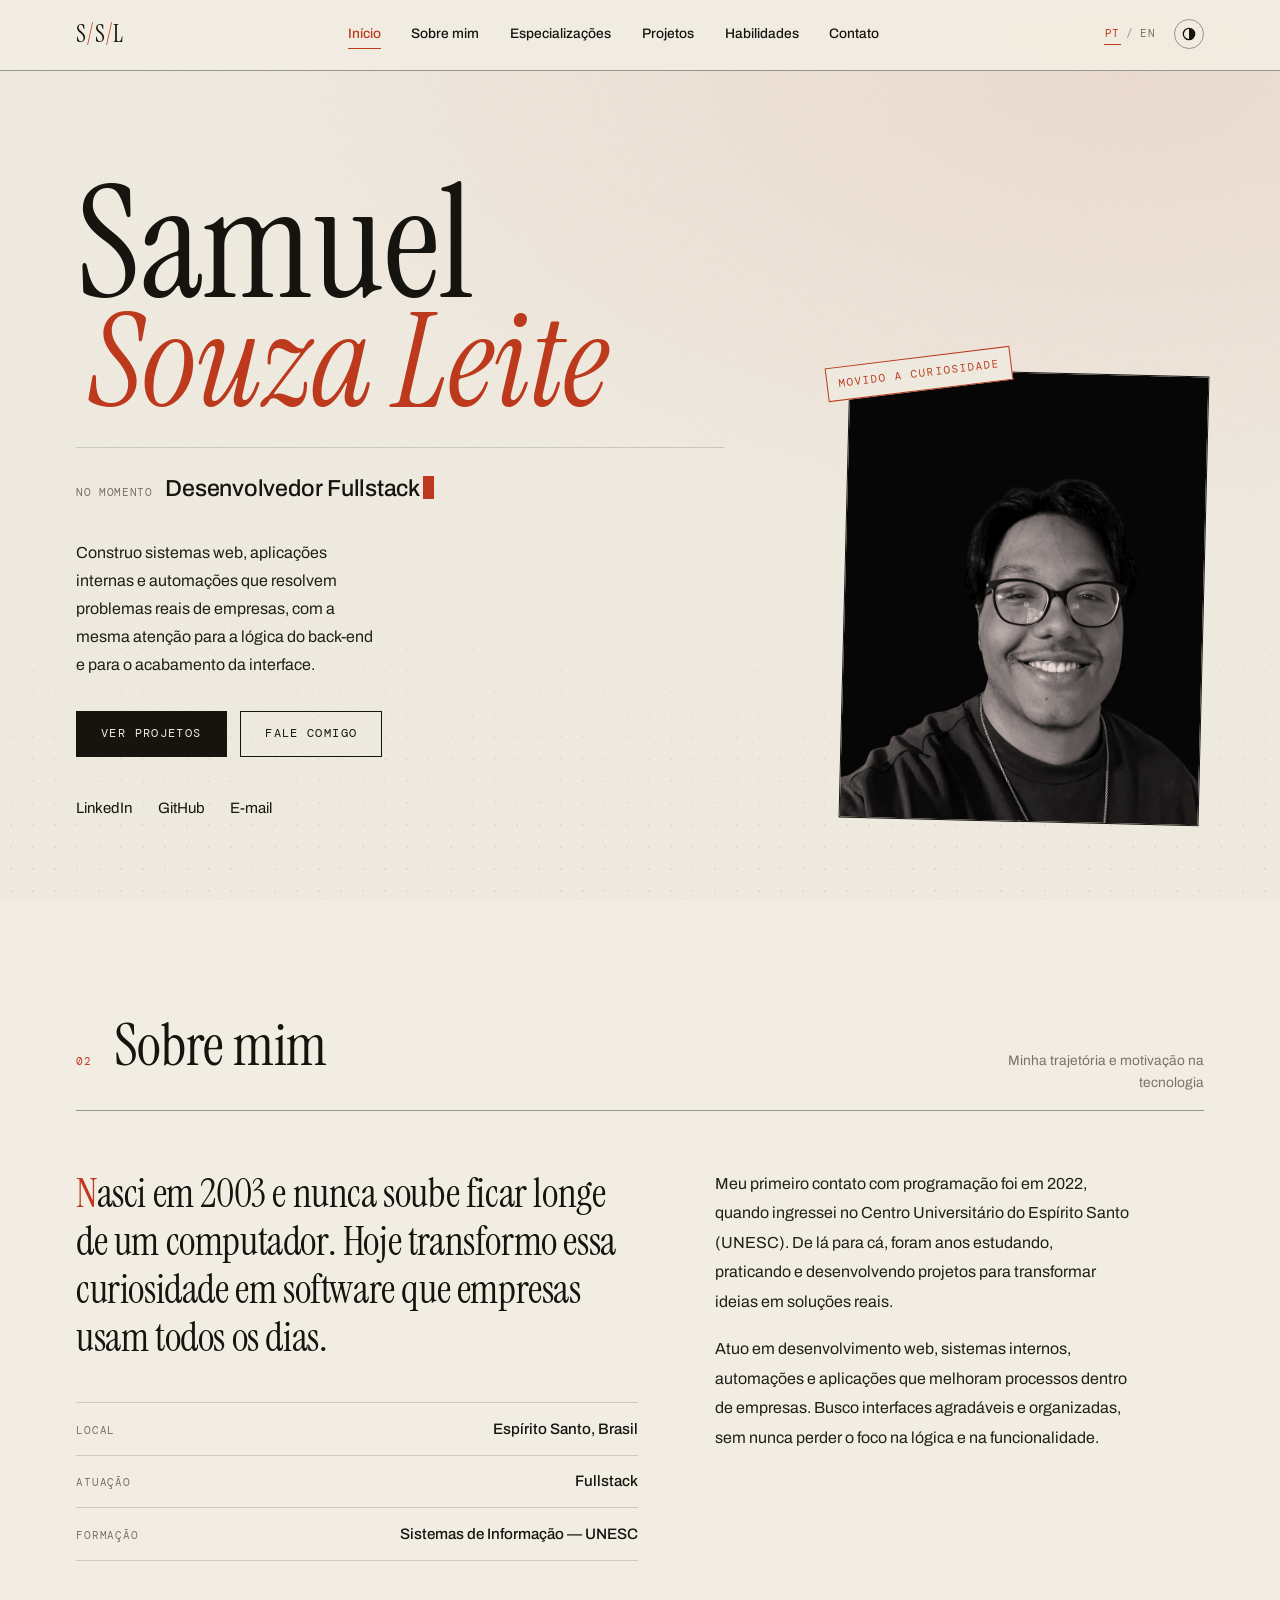
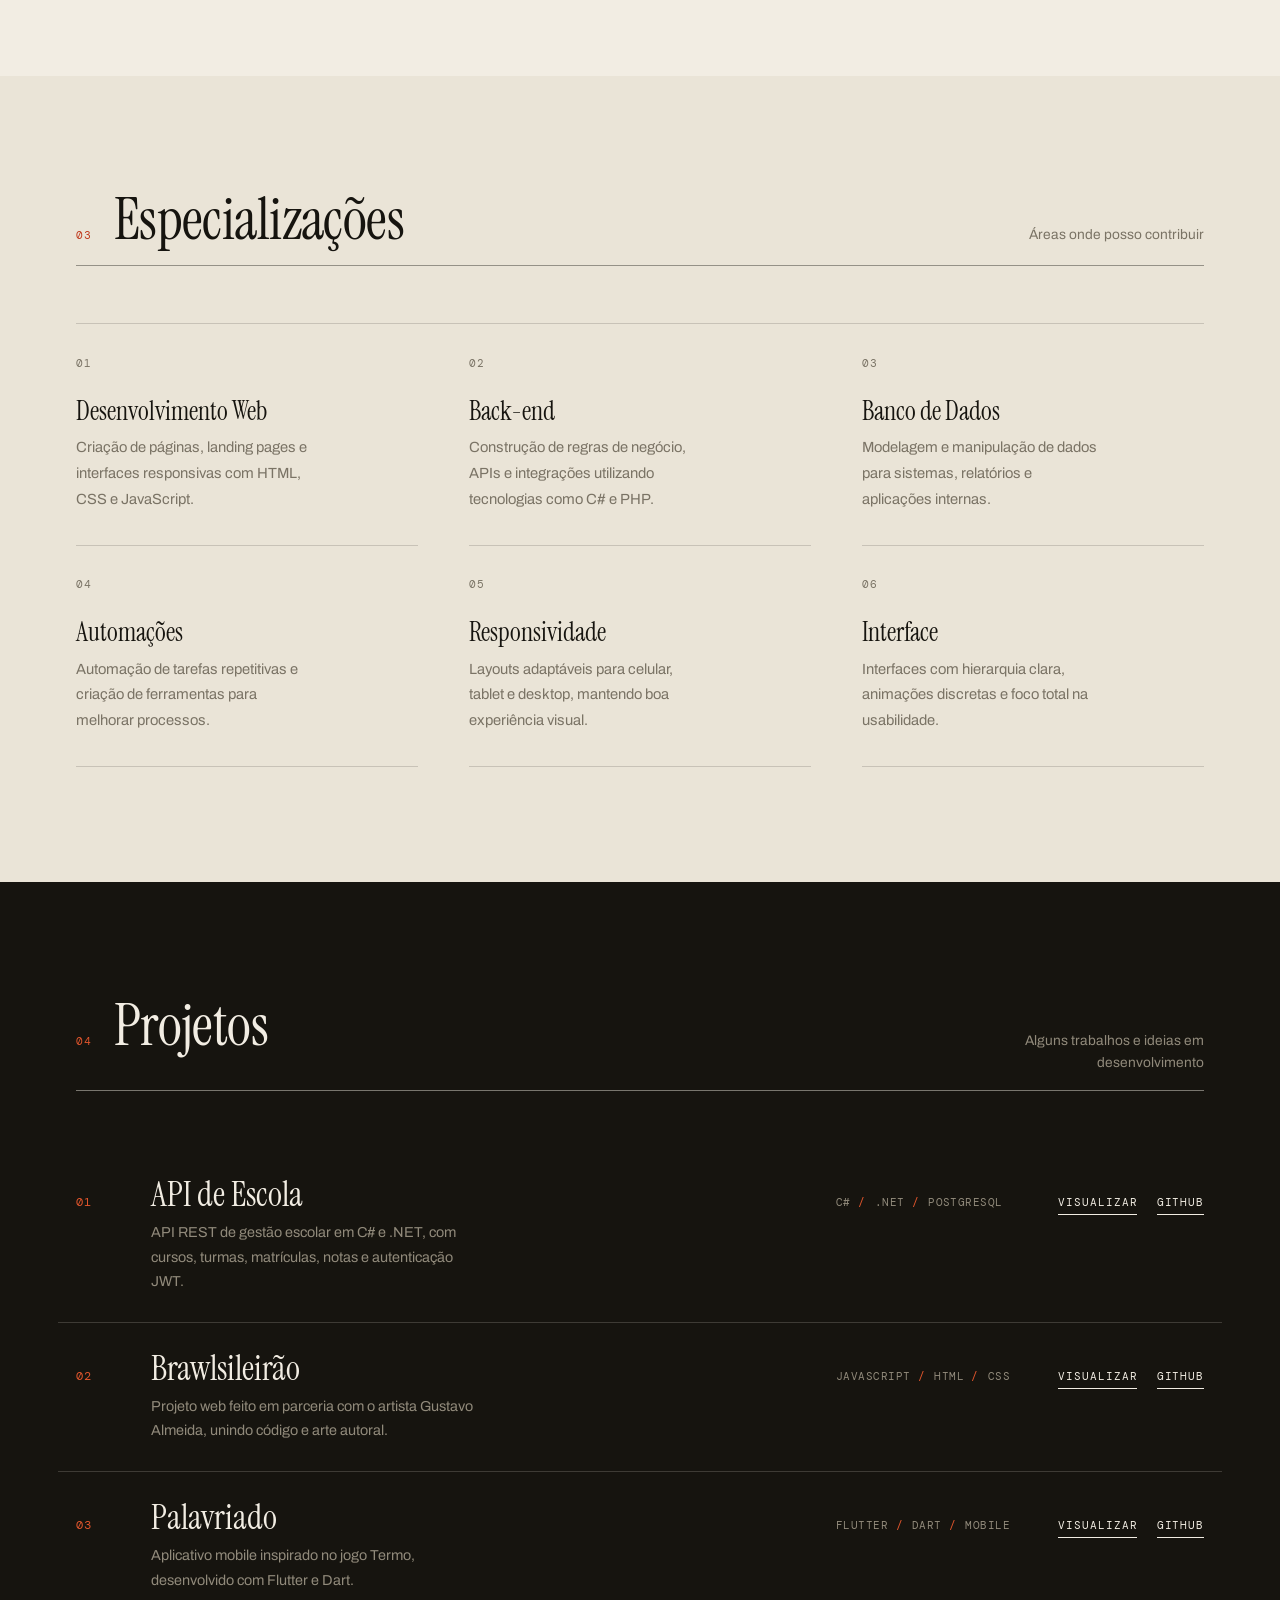
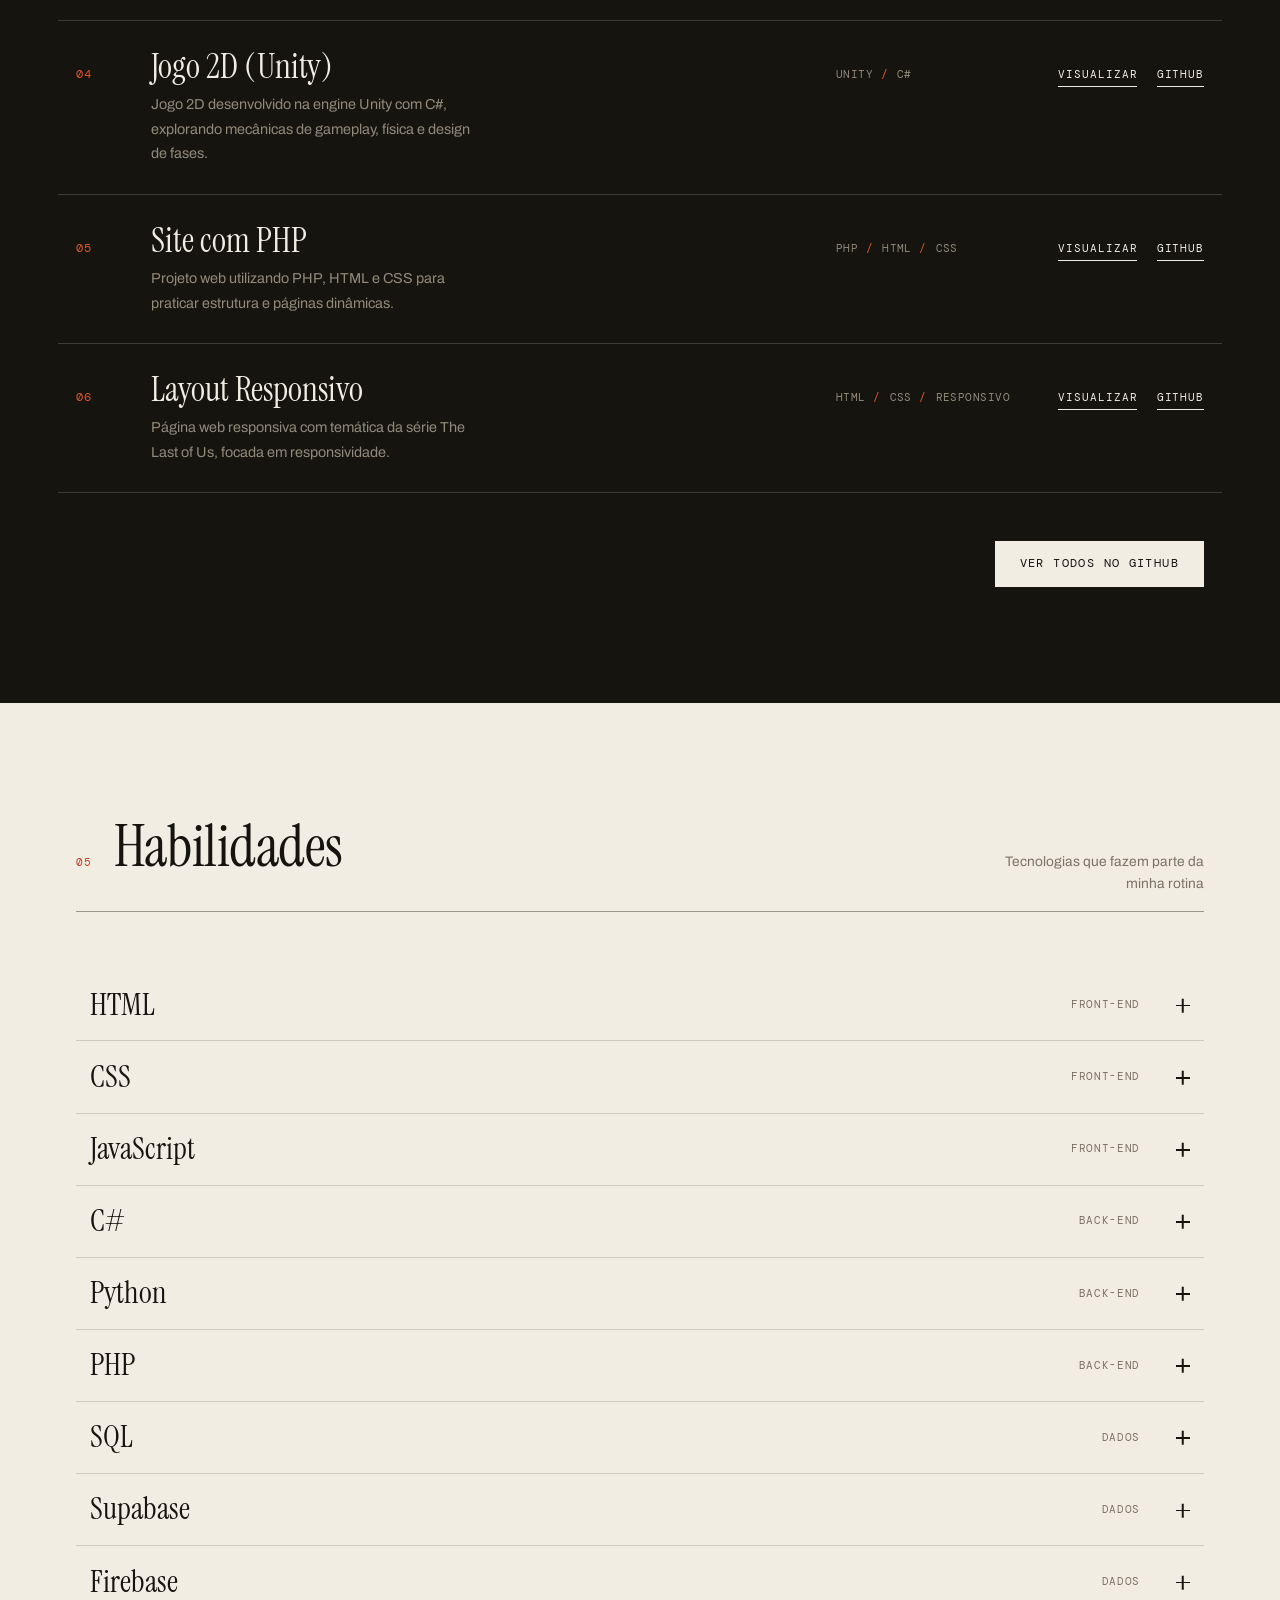
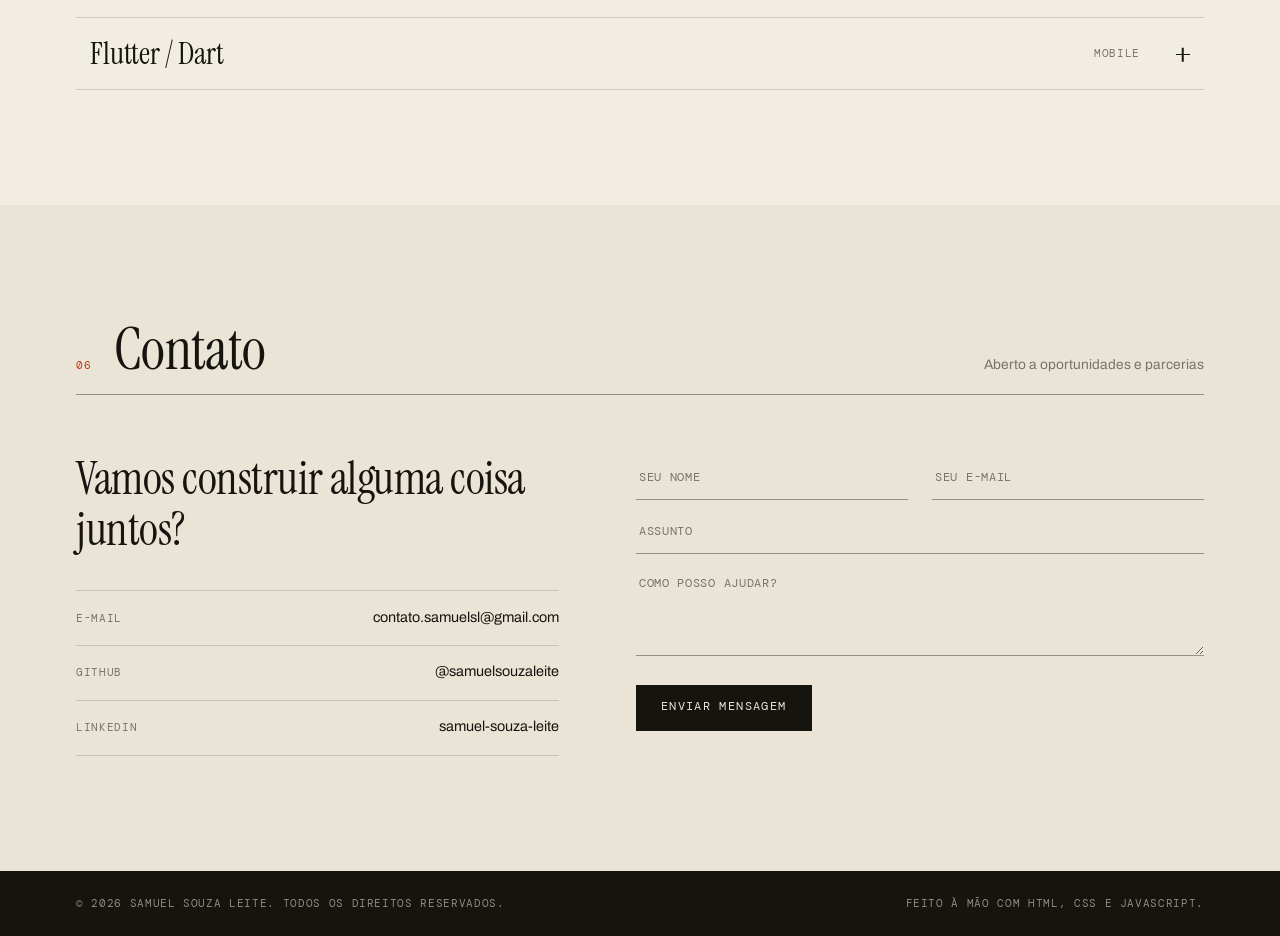
<file: index.html>
<!DOCTYPE html>
<html lang="pt-BR">
<head>
    <meta charset="UTF-8" />
    <meta name="viewport" content="width=device-width, initial-scale=1.0" />
    <meta name="description" content="Portfólio de Samuel Souza Leite, desenvolvedor fullstack." />
    <meta name="theme-color" content="#f2ede3" />
    <title>Samuel Souza Leite | Desenvolvedor Fullstack</title>

    <link rel="preconnect" href="https://fonts.googleapis.com" />
    <link rel="preconnect" href="https://fonts.gstatic.com" crossorigin />
    <link href="https://fonts.googleapis.com/css2?family=Archivo:wght@400;500;600;700&family=DM+Mono:wght@400;500&family=Instrument+Serif:ital@0;1&display=swap" rel="stylesheet" />
    <link rel="stylesheet" href="style.css" />

    <!-- Aplica o tema antes da pintura para evitar o "piscar" do tema claro -->
    <script>
        (function () {
            var theme;
            try { theme = localStorage.getItem("theme"); } catch (e) {}
            if (theme !== "light" && theme !== "dark") {
                theme = window.matchMedia("(prefers-color-scheme: dark)").matches ? "dark" : "light";
            }
            document.documentElement.setAttribute("data-theme", theme);
        })();
    </script>
</head>
<body>
    <div class="grain" aria-hidden="true"></div>

    <header class="masthead" id="header">
        <div class="masthead-inner">
            <a href="#home" class="wordmark">
                <span class="wordmark-mark">S<span>/</span>S<span>/</span>L</span>
            </a>

            <nav class="masthead-nav" aria-label="Índice">
                <ul class="nav-menu" id="navMenu">
                    <li><a href="#home" class="nav-link active"><i class="nav-num">01</i><span data-i18n="nav_home">Início</span></a></li>
                    <li><a href="#sobre" class="nav-link"><i class="nav-num">02</i><span data-i18n="nav_about">Sobre mim</span></a></li>
                    <li><a href="#especializacoes" class="nav-link"><i class="nav-num">03</i><span data-i18n="nav_services">Especializações</span></a></li>
                    <li><a href="#projetos" class="nav-link"><i class="nav-num">04</i><span data-i18n="nav_projects">Projetos</span></a></li>
                    <li><a href="#habilidades" class="nav-link"><i class="nav-num">05</i><span data-i18n="nav_skills">Habilidades</span></a></li>
                    <li><a href="#contato" class="nav-link"><i class="nav-num">06</i><span data-i18n="nav_contact">Contato</span></a></li>
                </ul>
            </nav>

            <div class="masthead-tools">
                <div class="lang-switch" id="langSwitch" role="group" aria-label="Idioma / Language">
                    <button type="button" class="lang-btn active" data-lang="pt">pt</button>
                    <span class="lang-sep">/</span>
                    <button type="button" class="lang-btn" data-lang="en">en</button>
                </div>

                <button type="button" class="theme-toggle" id="themeToggle" aria-pressed="false" data-i18n-aria-label="theme_toggle" aria-label="Alternar tema escuro">
                    <svg viewBox="0 0 16 16" aria-hidden="true">
                        <circle cx="8" cy="8" r="6.5" fill="none" stroke="currentColor" stroke-width="1.5" />
                        <path d="M8 1.5a6.5 6.5 0 0 1 0 13z" fill="currentColor" />
                    </svg>
                </button>

                <button class="menu-toggle" id="menuToggle" aria-label="Abrir menu" aria-expanded="false" aria-controls="navMenu">
                    <span></span>
                    <span></span>
                </button>
            </div>
        </div>
        <div class="progress" id="progress" aria-hidden="true"></div>
    </header>

    <main>
        <section class="hero" id="home">
            <div class="shell hero-shell">
                <h1 class="hero-name reveal" style="--d:1">
                    <span class="hero-name-first">Samuel</span>
                    <span class="hero-name-last">Souza Leite</span>
                </h1>

                <div class="hero-status reveal" style="--d:2">
                    <span class="hero-status-label" data-i18n="hero_status">no momento</span>
                    <span class="hero-status-value"><span id="typingText"></span><span class="cursor" aria-hidden="true"></span></span>
                </div>

                <p class="hero-description reveal" style="--d:3" data-i18n="hero_description">
                    Construo sistemas web, aplicações internas e automações que resolvem
                    problemas reais de empresas, com atenção igual à lógica do back-end e ao
                    acabamento da interface.
                </p>

                <div class="hero-links reveal" style="--d:4">
                    <a href="#projetos" class="btn btn-solid" data-i18n="hero_btn_projects">Ver projetos</a>
                    <a href="#contato" class="btn btn-ghost" data-i18n="hero_btn_contact">Fale comigo</a>
                </div>

                <div class="hero-social reveal" style="--d:5">
                    <a href="https://www.linkedin.com/in/samuel-souza-leite-43281b252/" target="_blank" rel="noopener noreferrer" class="link-arrow">LinkedIn</a>
                    <a href="https://github.com/samuelsouzaleite" target="_blank" rel="noopener noreferrer" class="link-arrow">GitHub</a>
                    <a href="https://mail.google.com/mail/?view=cm&fs=1&to=contato.samuelsl@gmail.com&su=Contato%20via%20portf%C3%B3lio" target="_blank" rel="noopener noreferrer" class="link-arrow" data-i18n="hero_email">E-mail</a>
                </div>

                <figure class="portrait reveal" style="--d:2">
                    <span class="stamp" data-i18n="hero_stamp">movido a curiosidade</span>
                    <div class="portrait-frame">
                        <img src="assets/img/fotoperfil.webp" alt="Retrato de Samuel Souza Leite" width="640" height="800" />
                    </div>
                </figure>
            </div>
        </section>

        <section class="section" id="sobre">
            <div class="shell">
                <div class="sec-head reveal">
                    <span class="sec-num">02</span>
                    <h2 data-i18n="about_title">Sobre mim</h2>
                    <p class="sec-sub" data-i18n="about_subtitle">Minha trajetória e motivação na tecnologia</p>
                </div>

                <div class="about-grid">
                    <p class="about-lead reveal" data-i18n="about_lead">
                        Nasci em 2003 e nunca soube ficar longe de um computador. Hoje transformo
                        essa curiosidade em software que empresas usam todos os dias.
                    </p>

                    <div class="about-body reveal" style="--d:1">
                        <p data-i18n="about_p1">
                            Meu primeiro contato com programação foi em 2022, quando ingressei no Centro
                            Universitário do Espírito Santo (UNESC). De lá para cá, foram anos estudando,
                            praticando e desenvolvendo projetos para transformar ideias em soluções reais.
                        </p>
                        <p data-i18n="about_p2">
                            Atuo em desenvolvimento web, sistemas internos, automações e aplicações que
                            melhoram processos dentro de empresas. Busco interfaces agradáveis e
                            organizadas, sem nunca perder o foco na lógica e na funcionalidade.
                        </p>
                    </div>

                    <dl class="about-meta reveal" style="--d:2">
                        <div>
                            <dt data-i18n="about_label_location">Local</dt>
                            <dd data-i18n="about_info_location">Espírito Santo, Brasil</dd>
                        </div>
                        <div>
                            <dt data-i18n="about_label_role">Atuação</dt>
                            <dd data-i18n="about_info_role">Fullstack</dd>
                        </div>
                        <div>
                            <dt data-i18n="about_label_edu">Formação</dt>
                            <dd data-i18n="about_info_edu">Sistemas de Informação — UNESC</dd>
                        </div>
                    </dl>
                </div>
            </div>
        </section>

        <section class="section section--band" id="especializacoes">
            <div class="shell">
                <div class="sec-head reveal">
                    <span class="sec-num">03</span>
                    <h2 data-i18n="services_title">Especializações</h2>
                    <p class="sec-sub" data-i18n="services_subtitle">Áreas onde posso contribuir</p>
                </div>

                <ol class="fields">
                    <li class="field reveal">
                        <span class="field-num">01</span>
                        <h3 data-i18n="service_web_title">Desenvolvimento Web</h3>
                        <p data-i18n="service_web_desc">Criação de páginas, landing pages e interfaces responsivas com HTML, CSS e JavaScript.</p>
                    </li>
                    <li class="field reveal">
                        <span class="field-num">02</span>
                        <h3 data-i18n="service_back_title">Back-end</h3>
                        <p data-i18n="service_back_desc">Construção de regras de negócio, APIs e integrações utilizando tecnologias como C# e PHP.</p>
                    </li>
                    <li class="field reveal">
                        <span class="field-num">03</span>
                        <h3 data-i18n="service_db_title">Banco de Dados</h3>
                        <p data-i18n="service_db_desc">Modelagem e manipulação de dados para sistemas, relatórios e aplicações internas.</p>
                    </li>
                    <li class="field reveal">
                        <span class="field-num">04</span>
                        <h3 data-i18n="service_auto_title">Automações</h3>
                        <p data-i18n="service_auto_desc">Automação de tarefas repetitivas e criação de ferramentas para melhorar processos.</p>
                    </li>
                    <li class="field reveal">
                        <span class="field-num">05</span>
                        <h3 data-i18n="service_resp_title">Responsividade</h3>
                        <p data-i18n="service_resp_desc">Layouts adaptáveis para celular, tablet e desktop, mantendo boa experiência visual.</p>
                    </li>
                    <li class="field reveal">
                        <span class="field-num">06</span>
                        <h3 data-i18n="service_ui_title">Interface</h3>
                        <p data-i18n="service_ui_desc">Interfaces com hierarquia clara, animações discretas e foco total na usabilidade.</p>
                    </li>
                </ol>
            </div>
        </section>

        <section class="section invert" id="projetos">
            <div class="shell">
                <div class="sec-head reveal">
                    <span class="sec-num">04</span>
                    <h2 data-i18n="projects_title">Projetos</h2>
                    <p class="sec-sub" data-i18n="projects_subtitle">Alguns trabalhos e ideias em desenvolvimento</p>
                </div>

                <ol class="works">
                    <li class="work reveal">
                        <span class="work-num">01</span>
                        <div class="work-main">
                            <h3 class="work-title" data-i18n="project_escola_title">API de Escola</h3>
                            <p class="work-desc" data-i18n="project_escola_desc">API REST de gestão escolar em C# e .NET, com cursos, turmas, matrículas, notas e autenticação JWT.</p>
                        </div>
                        <ul class="work-stack">
                            <li>C#</li>
                            <li>.NET</li>
                            <li>PostgreSQL</li>
                        </ul>
                        <div class="work-actions">
                            <button class="work-link project-preview" type="button"
                                    data-video="assets/videos/escola-api.mp4"
                                    data-title="API de Escola"
                                    data-desc-pt="API REST de gestão escolar construída com C# e .NET, cobrindo cursos, turmas, matrículas, notas e usuários. Usa Entity Framework Core com PostgreSQL, autenticação JWT com autorização por perfil e documentação via Swagger, organizada em camadas seguindo os princípios da Clean Architecture."
                                    data-desc-en="School management REST API built with C# and .NET, covering courses, classes, enrollments, grades and users. It uses Entity Framework Core with PostgreSQL, JWT authentication with role-based authorization and Swagger documentation, organized in layers following Clean Architecture principles.">
                                <span data-i18n="project_watch">Visualizar</span>
                            </button>
                            <a class="work-link" href="https://github.com/samuelsouzaleite/criando_api_com_csharp" target="_blank" rel="noopener noreferrer">
                                <span data-i18n="project_view">GitHub</span>
                            </a>
                        </div>
                    </li>

                    <li class="work reveal">
                        <span class="work-num">02</span>
                        <div class="work-main">
                            <h3 class="work-title">Brawlsileirão</h3>
                            <p class="work-desc" data-i18n="project_brawl_desc">Projeto web feito em parceria com o artista Gustavo Almeida, unindo código e arte autoral.</p>
                        </div>
                        <ul class="work-stack">
                            <li>JavaScript</li>
                            <li>HTML</li>
                            <li>CSS</li>
                        </ul>
                        <div class="work-actions">
                            <button class="work-link project-preview" type="button"
                                    data-video="assets/videos/brawlsileirao.mp4"
                                    data-title="Brawlsileirão"
                                    data-desc-pt="Brawlsileirão é um projeto web criado em parceria com o artista Gustavo Almeida, unindo programação e arte autoral. A proposta mistura o universo dos jogos com a temática do futebol brasileiro, resultando em uma experiência visual divertida e interativa. Foi desenvolvido do zero com JavaScript, HTML e CSS, com foco em animações, responsividade e uma identidade visual marcante."
                                    data-desc-en="Brawlsileirão is a web project created in partnership with artist Gustavo Almeida, blending programming and original artwork. It mixes the gaming universe with the theme of Brazilian football, resulting in a fun and interactive visual experience. It was built from scratch with JavaScript, HTML and CSS, focusing on animations, responsiveness and a strong visual identity.">
                                <span data-i18n="project_watch">Visualizar</span>
                            </button>
                            <a class="work-link" href="https://github.com/samuelsouzaleite/brawlsileirao" target="_blank" rel="noopener noreferrer">
                                <span data-i18n="project_view">GitHub</span>
                            </a>
                        </div>
                    </li>

                    <li class="work reveal">
                        <span class="work-num">03</span>
                        <div class="work-main">
                            <h3 class="work-title" data-i18n="project_termo_title">Palavriado</h3>
                            <p class="work-desc" data-i18n="project_termo_desc">Aplicativo mobile inspirado no jogo Termo, desenvolvido com Flutter e Dart.</p>
                        </div>
                        <ul class="work-stack">
                            <li>Flutter</li>
                            <li>Dart</li>
                            <li data-i18n="tech_mobile">Mobile</li>
                        </ul>
                        <div class="work-actions">
                            <button class="work-link project-preview" type="button"
                                    data-video="assets/videos/palavriado.mp4"
                                    data-title="Palavriado"
                                    data-desc-pt="Palavriado é um jogo de palavras para dispositivos móveis inspirado no clássico Termo (a versão brasileira do Wordle). O desafio é descobrir a palavra secreta em poucas tentativas, com dicas de cor a cada palpite. Foi desenvolvido com Flutter e Dart, com foco em uma interface fluida, responsiva e uma jogabilidade divertida."
                                    data-desc-en="Palavriado is a mobile word game inspired by the classic Termo (the Brazilian version of Wordle). The goal is to guess the secret word in a few tries, with color hints on each guess. It was built with Flutter and Dart, focusing on a smooth, responsive interface and fun gameplay.">
                                <span data-i18n="project_watch">Visualizar</span>
                            </button>
                            <a class="work-link" href="https://github.com/samuelsouzaleite/app_jogo" target="_blank" rel="noopener noreferrer">
                                <span data-i18n="project_view">GitHub</span>
                            </a>
                        </div>
                    </li>

                    <li class="work reveal">
                        <span class="work-num">04</span>
                        <div class="work-main">
                            <h3 class="work-title" data-i18n="project_unity_title">Jogo 2D (Unity)</h3>
                            <p class="work-desc" data-i18n="project_unity_desc">Jogo 2D desenvolvido na engine Unity com C#, explorando mecânicas de gameplay, física e design de fases.</p>
                        </div>
                        <ul class="work-stack">
                            <li>Unity</li>
                            <li>C#</li>
                        </ul>
                        <div class="work-actions">
                            <button class="work-link project-preview" type="button"
                                    data-video="assets/videos/Jogo-video-apresentacao.mp4"
                                    data-title="Jogo 2D (Unity)"
                                    data-desc-pt="Jogo 2D desenvolvido na engine Unity utilizando C#. O projeto explora mecânicas de plataforma, movimentação do personagem, colisões, física e design de fases. Foi criado com foco em aprender o fluxo de desenvolvimento de jogos na Unity, desde a construção do cenário até a lógica de gameplay e a interação."
                                    data-desc-en="2D game developed in the Unity engine using C#. The project explores platform mechanics, character movement, collisions, physics and level design. It was built to learn the game development workflow in Unity, from building the scene to gameplay logic and interaction.">
                                <span data-i18n="project_watch">Visualizar</span>
                            </button>
                            <a class="work-link" href="https://github.com/samuelsouzaleite/unity-jogo2D" target="_blank" rel="noopener noreferrer">
                                <span data-i18n="project_view">GitHub</span>
                            </a>
                        </div>
                    </li>

                    <li class="work reveal">
                        <span class="work-num">05</span>
                        <div class="work-main">
                            <h3 class="work-title" data-i18n="project_php_title">Site com PHP</h3>
                            <p class="work-desc" data-i18n="project_php_desc">Projeto web utilizando PHP, HTML e CSS para praticar estrutura e páginas dinâmicas.</p>
                        </div>
                        <ul class="work-stack">
                            <li>PHP</li>
                            <li>HTML</li>
                            <li>CSS</li>
                        </ul>
                        <div class="work-actions">
                            <button class="work-link project-preview" type="button"
                                    data-video="assets/videos/sitephp.mp4"
                                    data-title="Site com PHP"
                                    data-desc-pt="Sistema web desenvolvido com PHP, HTML e CSS, com foco em cadastro de usuários e páginas dinâmicas. O projeto trabalha formulários, validação de dados e a integração entre back-end e front-end, aplicando a lógica do lado do servidor com PHP."
                                    data-desc-en="Web system built with PHP, HTML and CSS, focused on user registration and dynamic pages. The project handles forms, data validation and back-end/front-end integration, applying server-side logic with PHP.">
                                <span data-i18n="project_watch">Visualizar</span>
                            </button>
                            <a class="work-link" href="https://github.com/samuelsouzaleite/Site-com-PHP-HTML-E-CSS" target="_blank" rel="noopener noreferrer">
                                <span data-i18n="project_view">GitHub</span>
                            </a>
                        </div>
                    </li>

                    <li class="work reveal">
                        <span class="work-num">06</span>
                        <div class="work-main">
                            <h3 class="work-title" data-i18n="project_tlou_title">Layout Responsivo</h3>
                            <p class="work-desc" data-i18n="project_tlou_desc">Página web responsiva com temática da série The Last of Us, focada em responsividade.</p>
                        </div>
                        <ul class="work-stack">
                            <li>HTML</li>
                            <li>CSS</li>
                            <li data-i18n="tech_responsive">Responsivo</li>
                        </ul>
                        <div class="work-actions">
                            <button class="work-link project-preview" type="button"
                                    data-video="assets/videos/layoutresponsivo.mp4"
                                    data-title="Layout Responsivo"
                                    data-desc-pt="Página web responsiva com temática da série The Last of Us, desenvolvida com HTML e CSS. O foco do projeto é a responsividade: o layout se adapta de forma fluida a celular, tablet e desktop, mantendo uma boa experiência visual em qualquer tamanho de tela."
                                    data-desc-en="Responsive web page themed around The Last of Us series, built with HTML and CSS. The project focuses on responsiveness: the layout adapts smoothly to mobile, tablet and desktop, keeping a good visual experience on any screen size.">
                                <span data-i18n="project_watch">Visualizar</span>
                            </button>
                            <a class="work-link" href="https://github.com/samuelsouzaleite/Layout-Responsivo" target="_blank" rel="noopener noreferrer">
                                <span data-i18n="project_view">GitHub</span>
                            </a>
                        </div>
                    </li>
                </ol>

                <div class="works-cta reveal">
                    <a href="https://github.com/samuelsouzaleite" target="_blank" rel="noopener noreferrer" class="btn btn-solid" data-i18n="projects_all">Ver todos no GitHub</a>
                </div>
            </div>
        </section>

        <section class="section" id="habilidades">
            <div class="shell">
                <div class="sec-head reveal">
                    <span class="sec-num">05</span>
                    <h2 data-i18n="skills_title">Habilidades</h2>
                    <p class="sec-sub" data-i18n="skills_subtitle">Tecnologias que fazem parte da minha rotina</p>
                </div>

                <div class="skills-list">
                    <div class="skill-item reveal" data-skill-pt="Estruturação semântica de páginas, acessibilidade básica e HTML limpo." data-skill-en="Semantic page structure, basic accessibility and clean HTML.">
                        <button class="skill-toggle" type="button" aria-expanded="false" aria-controls="skill-panel-html">
                            <span class="skill-name">HTML</span>
                            <span class="skill-cat" data-i18n="cat_front">Front-end</span>
                            <span class="skill-sign" aria-hidden="true"></span>
                        </button>
                        <div class="skill-panel" id="skill-panel-html">
                            <div class="skill-panel-inner"><p class="skill-panel-text">Estruturação semântica de páginas, acessibilidade básica e HTML limpo.</p></div>
                        </div>
                    </div>

                    <div class="skill-item reveal" data-skill-pt="Layout, responsividade, animações e sistemas de design em CSS puro." data-skill-en="Layout, responsiveness, animation and design systems in plain CSS.">
                        <button class="skill-toggle" type="button" aria-expanded="false" aria-controls="skill-panel-css">
                            <span class="skill-name">CSS</span>
                            <span class="skill-cat" data-i18n="cat_front">Front-end</span>
                            <span class="skill-sign" aria-hidden="true"></span>
                        </button>
                        <div class="skill-panel" id="skill-panel-css">
                            <div class="skill-panel-inner"><p class="skill-panel-text">Layout, responsividade, animações e sistemas de design em CSS puro.</p></div>
                        </div>
                    </div>

                    <div class="skill-item reveal" data-skill-pt="Interações, manipulação de DOM, consumo de APIs e lógica de front-end." data-skill-en="Interactions, DOM manipulation, API consumption and front-end logic.">
                        <button class="skill-toggle" type="button" aria-expanded="false" aria-controls="skill-panel-js">
                            <span class="skill-name">JavaScript</span>
                            <span class="skill-cat" data-i18n="cat_front">Front-end</span>
                            <span class="skill-sign" aria-hidden="true"></span>
                        </button>
                        <div class="skill-panel" id="skill-panel-js">
                            <div class="skill-panel-inner"><p class="skill-panel-text">Interações, manipulação de DOM, consumo de APIs e lógica de front-end.</p></div>
                        </div>
                    </div>

                    <div class="skill-item reveal" data-skill-pt="Sistemas desktop, regras de negócio e automações corporativas." data-skill-en="Desktop systems, business rules and corporate automation.">
                        <button class="skill-toggle" type="button" aria-expanded="false" aria-controls="skill-panel-csharp">
                            <span class="skill-name">C#</span>
                            <span class="skill-cat" data-i18n="cat_back">Back-end</span>
                            <span class="skill-sign" aria-hidden="true"></span>
                        </button>
                        <div class="skill-panel" id="skill-panel-csharp">
                            <div class="skill-panel-inner"><p class="skill-panel-text">Sistemas desktop, regras de negócio e automações corporativas.</p></div>
                        </div>
                    </div>

                    <div class="skill-item reveal" data-skill-pt="Scripts, tratamento de dados e ferramentas internas de apoio." data-skill-en="Scripts, data processing and internal support tooling.">
                        <button class="skill-toggle" type="button" aria-expanded="false" aria-controls="skill-panel-python">
                            <span class="skill-name">Python</span>
                            <span class="skill-cat" data-i18n="cat_back">Back-end</span>
                            <span class="skill-sign" aria-hidden="true"></span>
                        </button>
                        <div class="skill-panel" id="skill-panel-python">
                            <div class="skill-panel-inner"><p class="skill-panel-text">Scripts, tratamento de dados e ferramentas internas de apoio.</p></div>
                        </div>
                    </div>

                    <div class="skill-item reveal" data-skill-pt="Páginas dinâmicas, formulários e aplicações web server-side." data-skill-en="Dynamic pages, forms and server-side web applications.">
                        <button class="skill-toggle" type="button" aria-expanded="false" aria-controls="skill-panel-php">
                            <span class="skill-name">PHP</span>
                            <span class="skill-cat" data-i18n="cat_back">Back-end</span>
                            <span class="skill-sign" aria-hidden="true"></span>
                        </button>
                        <div class="skill-panel" id="skill-panel-php">
                            <div class="skill-panel-inner"><p class="skill-panel-text">Páginas dinâmicas, formulários e aplicações web server-side.</p></div>
                        </div>
                    </div>

                    <div class="skill-item reveal" data-skill-pt="Modelagem, consultas e manipulação de bancos de dados relacionais." data-skill-en="Modeling, querying and handling relational databases.">
                        <button class="skill-toggle" type="button" aria-expanded="false" aria-controls="skill-panel-sql">
                            <span class="skill-name">SQL</span>
                            <span class="skill-cat" data-i18n="cat_data">Dados</span>
                            <span class="skill-sign" aria-hidden="true"></span>
                        </button>
                        <div class="skill-panel" id="skill-panel-sql">
                            <div class="skill-panel-inner"><p class="skill-panel-text">Modelagem, consultas e manipulação de bancos de dados relacionais.</p></div>
                        </div>
                    </div>

                    <div class="skill-item reveal" data-skill-pt="Backend gerenciado, autenticação e banco de dados na nuvem." data-skill-en="Managed backend, authentication and cloud database.">
                        <button class="skill-toggle" type="button" aria-expanded="false" aria-controls="skill-panel-supabase">
                            <span class="skill-name">Supabase</span>
                            <span class="skill-cat" data-i18n="cat_data">Dados</span>
                            <span class="skill-sign" aria-hidden="true"></span>
                        </button>
                        <div class="skill-panel" id="skill-panel-supabase">
                            <div class="skill-panel-inner"><p class="skill-panel-text">Backend gerenciado, autenticação e banco de dados na nuvem.</p></div>
                        </div>
                    </div>

                    <div class="skill-item reveal" data-skill-pt="Autenticação, banco em tempo real e hospedagem de aplicações." data-skill-en="Authentication, realtime database and app hosting.">
                        <button class="skill-toggle" type="button" aria-expanded="false" aria-controls="skill-panel-firebase">
                            <span class="skill-name">Firebase</span>
                            <span class="skill-cat" data-i18n="cat_data">Dados</span>
                            <span class="skill-sign" aria-hidden="true"></span>
                        </button>
                        <div class="skill-panel" id="skill-panel-firebase">
                            <div class="skill-panel-inner"><p class="skill-panel-text">Autenticação, banco em tempo real e hospedagem de aplicações.</p></div>
                        </div>
                    </div>

                    <div class="skill-item reveal" data-skill-pt="Aplicativos multiplataforma com interface fluida para Android e iOS." data-skill-en="Cross-platform apps with fluid interfaces for Android and iOS.">
                        <button class="skill-toggle" type="button" aria-expanded="false" aria-controls="skill-panel-flutter">
                            <span class="skill-name">Flutter / Dart</span>
                            <span class="skill-cat" data-i18n="cat_mobile">Mobile</span>
                            <span class="skill-sign" aria-hidden="true"></span>
                        </button>
                        <div class="skill-panel" id="skill-panel-flutter">
                            <div class="skill-panel-inner"><p class="skill-panel-text">Aplicativos multiplataforma com interface fluida para Android e iOS.</p></div>
                        </div>
                    </div>
                </div>
            </div>
        </section>

        <section class="section section--band" id="contato">
            <div class="shell">
                <div class="sec-head reveal">
                    <span class="sec-num">06</span>
                    <h2 data-i18n="contact_title">Contato</h2>
                    <p class="sec-sub" data-i18n="contact_subtitle">Aberto a oportunidades e parcerias</p>
                </div>

                <div class="contact-grid">
                    <div class="contact-aside reveal">
                        <p class="contact-lead" data-i18n="contact_lead">Vamos construir alguma coisa juntos?</p>

                        <ul class="contact-list">
                            <li>
                                <span class="contact-label">E-mail</span>
                                <a href="https://mail.google.com/mail/?view=cm&fs=1&to=contato.samuelsl@gmail.com&su=Contato%20via%20portf%C3%B3lio" target="_blank" rel="noopener noreferrer" class="link-arrow">contato.samuelsl@gmail.com</a>
                            </li>
                            <li>
                                <span class="contact-label">GitHub</span>
                                <a href="https://github.com/samuelsouzaleite" target="_blank" rel="noopener noreferrer" class="link-arrow">@samuelsouzaleite</a>
                            </li>
                            <li>
                                <span class="contact-label">LinkedIn</span>
                                <a href="https://www.linkedin.com/in/samuel-souza-leite-43281b252/" target="_blank" rel="noopener noreferrer" class="link-arrow">samuel-souza-leite</a>
                            </li>
                        </ul>
                    </div>

                    <form class="contact-form reveal" style="--d:1" id="contactForm">
                        <div class="field-row">
                            <input type="text" name="nome" placeholder="Seu nome" data-i18n-placeholder="form_name" required />
                            <input type="email" name="email" placeholder="Seu e-mail" data-i18n-placeholder="form_email" required />
                        </div>
                        <input type="text" name="assunto" placeholder="Assunto" data-i18n-placeholder="form_subject" />
                        <textarea name="mensagem" placeholder="Como posso ajudar?" rows="4" data-i18n-placeholder="form_message" required></textarea>
                        <div class="form-footer">
                            <button type="submit" class="btn btn-solid" data-i18n="contact_btn">Enviar mensagem</button>
                            <p class="form-status" id="formStatus" role="status" aria-live="polite"></p>
                        </div>
                    </form>
                </div>
            </div>
        </section>
    </main>

    <footer class="footer">
        <div class="shell footer-bar">
            <p>© <span id="year"></span> Samuel Souza Leite. <span data-i18n="footer_rights">Todos os direitos reservados.</span></p>
            <p data-i18n="footer_made">Feito à mão com HTML, CSS e JavaScript.</p>
        </div>
    </footer>

    <div class="video-modal" id="videoModal" aria-hidden="true" role="dialog" aria-modal="true" aria-labelledby="videoModalTitle">
        <div class="video-modal-backdrop" data-close></div>
        <div class="video-modal-box">
            <button class="video-modal-close" type="button" data-close aria-label="Fechar">&times;</button>
            <div class="video-modal-player">
                <video id="videoModalPlayer" controls playsinline preload="metadata"></video>
            </div>
            <div class="video-modal-info">
                <h3 id="videoModalTitle"></h3>
                <p id="videoModalDesc"></p>
            </div>
        </div>
    </div>

    <script src="script.js"></script>
</body>
</html>
</file>
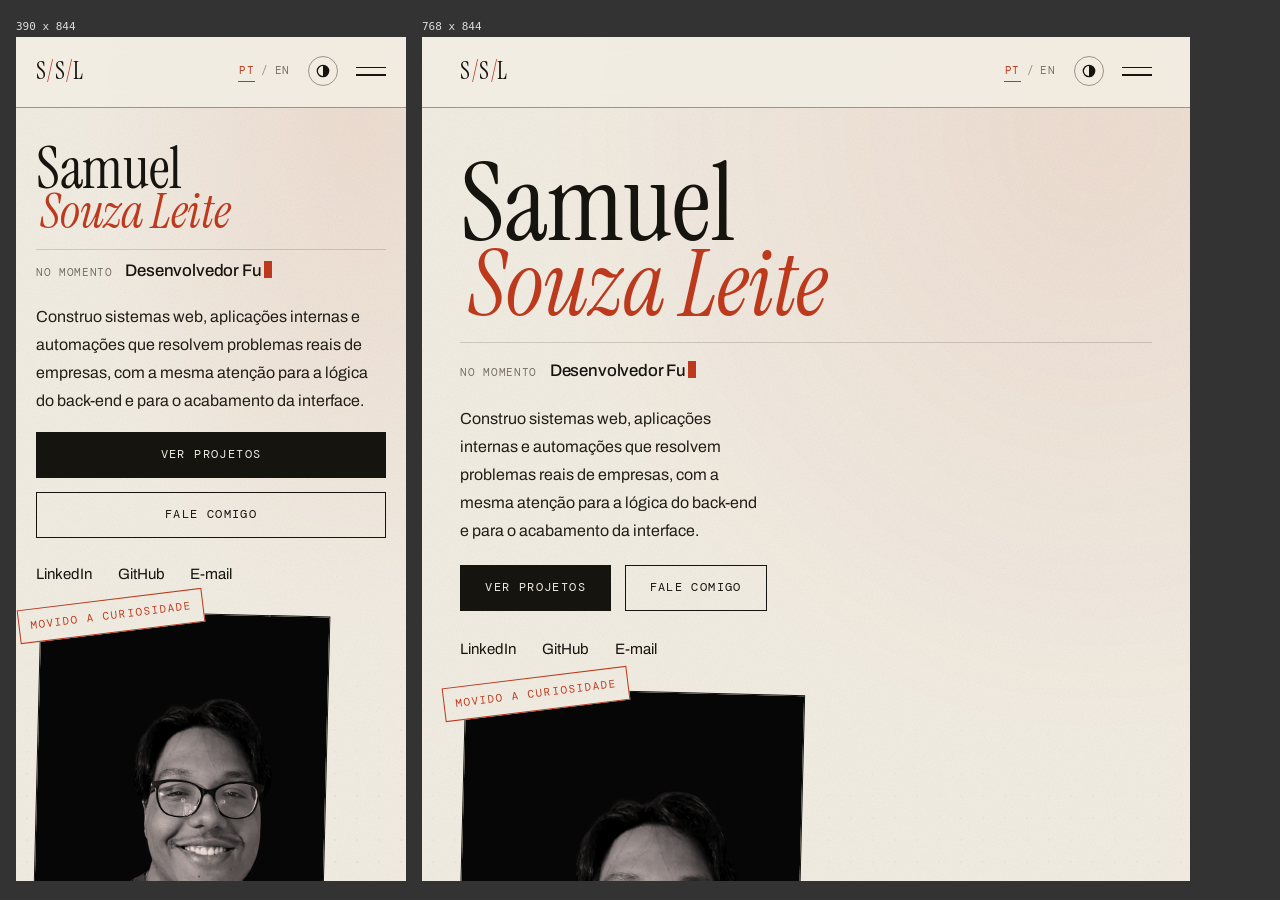
<file: _preview-mobile.html>
<!DOCTYPE html>
<html lang="pt-BR">
<head>
    <meta charset="UTF-8">
    <title>Preview responsivo</title>
    <style>
        body { margin: 0; background: #333; display: flex; gap: 16px; padding: 16px; font-family: monospace; }
        figure { margin: 0; }
        figcaption { color: #ddd; font-size: 11px; padding: 4px 0; }
        iframe { border: 0; background: #fff; display: block; }
    </style>
</head>
<body>
    <figure>
        <figcaption>390 x 844</figcaption>
        <iframe id="a" src="index.html" width="390" height="844"></iframe>
    </figure>
    <figure>
        <figcaption>768 x 844</figcaption>
        <iframe id="b" src="index.html" width="768" height="844"></iframe>
    </figure>
</body>
</html>
</file>
<file: style.css>
/* ==========================================================================
   Samuel Souza Leite — portfólio
   Direção visual: dossiê editorial impresso (papel / tinta / vermelho-tijolo)
   ========================================================================== */

:root {
    --paper: #f2ede3;
    --paper-2: #eae4d7;
    --ink: #16140f;
    --ink-2: #221f18;
    --accent: #bf3a1d;
    --accent-2: #1f4534;

    /* tokens semânticos — sobrescritos em .invert e no tema escuro */
    --bg: var(--paper);
    --bg-2: var(--paper-2);
    --fg: var(--ink);
    --fg-2: var(--ink-2);
    --muted: #7a7365;
    --rule: rgba(22, 20, 15, 0.16);
    --rule-strong: rgba(22, 20, 15, 0.4);
    --hl: var(--accent);
    --on-accent: var(--paper);
    --masthead-bg: rgba(242, 237, 227, 0.88);
    --hero-glow: rgba(191, 58, 29, 0.09);
    --hero-dots: rgba(22, 20, 15, 0.16);
    --footer-bg: var(--ink);
    --footer-fg: var(--paper);

    color-scheme: light;

    --display: "Instrument Serif", Georgia, serif;
    --sans: "Archivo", "Helvetica Neue", Arial, sans-serif;
    --mono: "DM Mono", "SFMono-Regular", Consolas, monospace;

    --shell: 1240px;
    --pad: clamp(1.25rem, 5vw, 3.5rem);
    --ease: cubic-bezier(0.22, 1, 0.36, 1);
}

.invert {
    --bg: var(--ink);
    --fg: var(--paper);
    --muted: #918a7b;
    --rule: rgba(242, 237, 227, 0.18);
    --rule-strong: rgba(242, 237, 227, 0.45);
    --hl: #e0552c;
}

/* Tema escuro: papel vira tinta, mantendo o vermelho como destaque */
:root[data-theme="dark"] {
    --accent: #e0552c;
    --accent-2: #7fbf9a;

    --bg: #16140f;
    --bg-2: #1d1a15;
    --fg: #ece6d9;
    --fg-2: #cbc4b4;
    --muted: #9a9283;
    --rule: rgba(242, 237, 227, 0.14);
    --rule-strong: rgba(242, 237, 227, 0.34);
    --hl: var(--accent);
    --on-accent: #fbf7ef;
    --masthead-bg: rgba(22, 20, 15, 0.88);
    --hero-glow: rgba(224, 85, 44, 0.12);
    --hero-dots: rgba(242, 237, 227, 0.1);
    --footer-bg: #0e0d0a;
    --footer-fg: #ece6d9;

    color-scheme: dark;
}

:root[data-theme="dark"] .invert {
    --bg: #0e0d0a;
    --fg: #ece6d9;
    --muted: #9a9283;
    --rule: rgba(242, 237, 227, 0.14);
    --rule-strong: rgba(242, 237, 227, 0.34);
}

*,
*::before,
*::after {
    margin: 0;
    padding: 0;
    box-sizing: border-box;
}

html {
    scroll-behavior: smooth;
    -webkit-text-size-adjust: 100%;
}

body {
    font-family: var(--sans);
    font-size: 16px;
    line-height: 1.6;
    color: var(--fg);
    background: var(--bg);
    overflow-x: hidden;
    -webkit-font-smoothing: antialiased;
}

img {
    display: block;
    max-width: 100%;
}

a {
    color: inherit;
    text-decoration: none;
}

ul,
ol {
    list-style: none;
}

button {
    font: inherit;
    color: inherit;
    background: none;
    border: 0;
    cursor: pointer;
}

::selection {
    background: var(--accent);
    color: var(--on-accent);
}

/* Granulado de papel sobre toda a página */
.grain {
    position: fixed;
    inset: 0;
    z-index: 50;
    pointer-events: none;
    opacity: 0.5;
    mix-blend-mode: multiply;
    background-image: url("data:image/svg+xml,%3Csvg xmlns='http://www.w3.org/2000/svg' width='180' height='180'%3E%3Cfilter id='n'%3E%3CfeTurbulence type='fractalNoise' baseFrequency='0.9' numOctaves='4' stitchTiles='stitch'/%3E%3CfeColorMatrix type='saturate' values='0'/%3E%3C/filter%3E%3Crect width='180' height='180' filter='url(%23n)' opacity='0.22'/%3E%3C/svg%3E");
}

/* --------------------------------------------------------------- primitivas */
.shell {
    width: 100%;
    max-width: var(--shell);
    margin: 0 auto;
    padding: 0 var(--pad);
}

.section {
    position: relative;
    padding: clamp(4.5rem, 9vw, 8.5rem) 0;
    background: var(--bg);
    color: var(--fg);
}

.section--band {
    --bg: var(--bg-2);
}

.sec-num,
.nav-num,
.field-num,
.work-num,
.hero-status-label,
.skill-cat,
.contact-label,
.stamp,
.form-status,
.footer-bar,
.lang-btn {
    font-family: var(--mono);
    font-weight: 400;
    letter-spacing: 0.06em;
    text-transform: uppercase;
    font-size: 0.68rem;
}

.btn {
    display: inline-flex;
    align-items: center;
    gap: 0.6rem;
    min-height: 46px;
    padding: 0 1.5rem;
    font-family: var(--mono);
    font-size: 0.72rem;
    letter-spacing: 0.12em;
    text-transform: uppercase;
    border: 1px solid var(--fg);
    transition: background 0.35s var(--ease), color 0.35s var(--ease),
        transform 0.35s var(--ease), border-color 0.35s var(--ease);
}

.btn-solid {
    background: var(--fg);
    color: var(--bg);
}

.btn-solid:hover {
    background: var(--accent);
    border-color: var(--accent);
    color: var(--on-accent);
}

.btn-ghost {
    background: transparent;
    color: var(--fg);
}

.btn-ghost:hover {
    background: var(--fg);
    color: var(--bg);
}

/* Link com sublinhado que se desenha */
.link-arrow {
    position: relative;
    display: inline-block;
    font-size: 0.94rem;
    padding-bottom: 2px;
}

.link-arrow::after {
    content: "";
    position: absolute;
    left: 0;
    bottom: 0;
    width: 100%;
    height: 1px;
    background: currentColor;
    transform: scaleX(0);
    transform-origin: left;
    transition: transform 0.4s var(--ease);
}

.link-arrow:hover {
    color: var(--hl);
}

.link-arrow:hover::after {
    transform: scaleX(1);
}

/* ------------------------------------------------------------------ masthead */
.masthead {
    position: fixed;
    top: 0;
    left: 0;
    width: 100%;
    z-index: 100;
    background: var(--masthead-bg);
    backdrop-filter: blur(10px) saturate(1.1);
    border-bottom: 1px solid var(--rule-strong);
}

.masthead-inner {
    display: flex;
    align-items: center;
    justify-content: space-between;
    gap: 1.5rem;
    height: 68px;
    max-width: var(--shell);
    margin: 0 auto;
    padding: 0 var(--pad);
}

.wordmark {
    display: flex;
    align-items: baseline;
    gap: 0.7rem;
}

.wordmark-mark {
    font-family: var(--display);
    font-size: 1.5rem;
    letter-spacing: 0.02em;
    line-height: 1;
}

.wordmark-mark span {
    color: var(--accent);
}

.masthead-nav ul {
    display: flex;
    gap: clamp(1rem, 2.4vw, 2.1rem);
}

.nav-link {
    position: relative;
    display: inline-flex;
    align-items: baseline;
    gap: 0.4rem;
    font-size: 0.86rem;
    font-weight: 500;
    padding: 4px 0;
    color: var(--fg);
    transition: color 0.3s var(--ease);
}

.nav-link::after {
    content: "";
    position: absolute;
    left: 0;
    bottom: 0;
    width: 100%;
    height: 1px;
    background: var(--accent);
    transform: scaleX(0);
    transform-origin: left;
    transition: transform 0.4s var(--ease);
}

.nav-link:hover,
.nav-link.active {
    color: var(--accent);
}

.nav-link.active::after,
.nav-link:hover::after {
    transform: scaleX(1);
}

.nav-num {
    display: none;
    font-family: var(--mono);
    font-style: normal;
    font-size: 0.7rem;
    color: var(--muted);
}

.masthead-tools {
    display: flex;
    align-items: center;
    gap: 1.1rem;
}

.lang-switch {
    display: inline-flex;
    align-items: center;
    gap: 0.35rem;
}

.lang-btn {
    padding: 2px 1px;
    color: var(--muted);
    border-bottom: 1px solid transparent;
    transition: 0.25s var(--ease);
}

.lang-btn:hover {
    color: var(--fg);
}

.lang-btn.active {
    color: var(--accent);
    border-bottom-color: var(--accent);
}

.lang-sep {
    color: var(--rule-strong);
    font-family: var(--mono);
    font-size: 0.68rem;
}

.theme-toggle {
    display: inline-grid;
    place-items: center;
    width: 30px;
    height: 30px;
    color: var(--fg);
    border: 1px solid var(--rule-strong);
    border-radius: 50%;
    transition: color 0.25s var(--ease), border-color 0.25s var(--ease),
        transform 0.5s var(--ease);
}

.theme-toggle:hover {
    color: var(--accent);
    border-color: var(--accent);
}

.theme-toggle svg {
    width: 14px;
    height: 14px;
    transition: transform 0.5s var(--ease);
}

:root[data-theme="dark"] .theme-toggle svg {
    transform: rotate(180deg);
}

.menu-toggle {
    display: none;
    flex-direction: column;
    gap: 6px;
    width: 30px;
    padding: 6px 0;
}

.menu-toggle span {
    display: block;
    width: 100%;
    height: 1.5px;
    background: var(--fg);
    transition: transform 0.35s var(--ease), opacity 0.25s;
}

.menu-toggle[aria-expanded="true"] span:first-child {
    transform: translateY(3.75px) rotate(45deg);
}

.menu-toggle[aria-expanded="true"] span:last-child {
    transform: translateY(-3.75px) rotate(-45deg);
}

/* Régua de progresso de leitura */
.progress {
    height: 2px;
    background: var(--accent);
    transform: scaleX(0);
    transform-origin: left;
}

/* ---------------------------------------------------------------------- hero */
.hero {
    position: relative;
    min-height: 100svh;
    display: flex;
    align-items: center;
    padding: calc(68px + clamp(2.5rem, 7vw, 5rem)) 0 clamp(3rem, 7vw, 5rem);
    background:
        radial-gradient(120% 90% at 88% 8%, var(--hero-glow), transparent 60%),
        var(--bg);
}

.hero::after {
    /* trama de pontos discreta, como retícula de impressão */
    content: "";
    position: absolute;
    inset: 0;
    pointer-events: none;
    opacity: 0.4;
    background-image: radial-gradient(var(--hero-dots) 1px, transparent 1px);
    background-size: 22px 22px;
    mask-image: linear-gradient(to bottom, transparent 55%, #000 100%);
    -webkit-mask-image: linear-gradient(to bottom, transparent 55%, #000 100%);
}

.hero-shell {
    position: relative;
    z-index: 1;
    display: grid;
    grid-template-columns: repeat(12, 1fr);
    column-gap: 1.5rem;
    row-gap: clamp(1.1rem, 2.6vw, 2rem);
    align-items: start;
}

.hero-name {
    grid-column: 1 / span 8;
    grid-row: 2;
    font-family: var(--display);
    font-weight: 400;
    line-height: 0.82;
    letter-spacing: -0.015em;
}

.hero-name span {
    display: block;
}

.hero-name-first {
    font-size: clamp(3.6rem, 14.2vw, 9.8rem);
}

.hero-name-last {
    font-size: clamp(3rem, 11.7vw, 8.1rem);
    font-style: italic;
    color: var(--accent);
    margin-left: 0.09em;
}

.hero-status {
    grid-column: 1 / span 7;
    grid-row: 3;
    display: flex;
    align-items: baseline;
    flex-wrap: wrap;
    gap: 0.8rem;
    padding-top: clamp(0.5rem, 2vw, 1.4rem);
    border-top: 1px solid var(--rule);
}

.hero-status-label {
    color: var(--muted);
    padding-top: 0.3rem;
}

.hero-status-value {
    font-family: var(--sans);
    font-size: clamp(1.05rem, 2.1vw, 1.45rem);
    font-weight: 500;
    letter-spacing: -0.01em;
}

.cursor {
    display: inline-block;
    width: 0.5em;
    height: 1em;
    margin-left: 0.12em;
    vertical-align: -0.12em;
    background: var(--accent);
    animation: blink 1.05s steps(1, end) infinite;
}

.hero-description {
    grid-column: 1 / span 5;
    grid-row: 4;
    max-width: 34ch;
    font-size: 1rem;
    line-height: 1.75;
    color: var(--fg-2);
}

.hero-links {
    grid-column: 1 / span 5;
    grid-row: 5;
    display: flex;
    flex-wrap: wrap;
    gap: 0.85rem;
}

.hero-social {
    grid-column: 1 / span 5;
    grid-row: 6;
    display: flex;
    flex-wrap: wrap;
    gap: 1.6rem;
    padding-top: 0.4rem;
}

/* retrato tratado como foto impressa */
.portrait {
    grid-column: 9 / -1;
    grid-row: 2 / span 5;
    position: relative;
    align-self: end;
}

.portrait-frame {
    position: relative;
    aspect-ratio: 4 / 5;
    border: 1px solid var(--fg);
    background: var(--bg-2);
    overflow: hidden;
    transform: rotate(1.4deg);
    transition: transform 0.6s var(--ease);
}

.portrait-frame::after {
    content: "";
    position: absolute;
    inset: 0;
    background: var(--accent);
    opacity: 0.14;
    mix-blend-mode: multiply;
    transition: opacity 0.6s var(--ease);
    pointer-events: none;
}

.portrait-frame img {
    width: 100%;
    height: 100%;
    object-fit: cover;
    object-position: 50% 28%;
    filter: grayscale(1) contrast(1.06);
    transition: filter 0.6s var(--ease), transform 0.9s var(--ease);
}

.portrait:hover .portrait-frame {
    transform: rotate(0deg);
}

.portrait:hover .portrait-frame::after {
    opacity: 0;
}

.portrait:hover .portrait-frame img {
    filter: grayscale(0) contrast(1);
    transform: scale(1.02);
}

.stamp {
    position: absolute;
    top: -0.9rem;
    left: -1.1rem;
    z-index: 2;
    padding: 0.45rem 0.7rem;
    color: var(--accent);
    border: 1.5px solid var(--accent);
    background: var(--bg);
    transform: rotate(-7deg);
    letter-spacing: 0.1em;
}

/* -------------------------------------------------------- cabeçalho de seção */
.sec-head {
    display: grid;
    grid-template-columns: auto 1fr auto;
    align-items: baseline;
    gap: 0.9rem 1.4rem;
    padding-bottom: 1rem;
    margin-bottom: clamp(2.2rem, 5vw, 3.6rem);
    border-bottom: 1px solid var(--rule-strong);
}

.sec-num {
    color: var(--hl);
}

.sec-head h2 {
    font-family: var(--display);
    font-size: clamp(2rem, 5.4vw, 3.6rem);
    font-weight: 400;
    line-height: 1;
    letter-spacing: -0.01em;
}

.sec-sub {
    justify-self: end;
    max-width: 30ch;
    text-align: right;
    font-size: 0.86rem;
    color: var(--muted);
}

/* --------------------------------------------------------------------- sobre */
.about-grid {
    display: grid;
    grid-template-columns: 1.15fr 1fr;
    column-gap: clamp(2rem, 6vw, 5rem);
    row-gap: 2.6rem;
    align-items: start;
}

.about-lead {
    grid-column: 1;
    font-family: var(--display);
    font-size: clamp(1.5rem, 3.4vw, 2.5rem);
    line-height: 1.2;
    letter-spacing: -0.01em;
}

.about-lead::first-letter {
    color: var(--accent);
}

.about-body {
    grid-column: 2;
    grid-row: 1 / span 2;
    display: grid;
    gap: 1.1rem;
    max-width: 46ch;
    color: var(--fg-2);
}

.about-body p {
    line-height: 1.85;
}

.about-meta {
    grid-column: 1;
    display: grid;
    gap: 0;
    align-self: start;
    border-top: 1px solid var(--rule);
}

.about-meta > div {
    display: flex;
    align-items: baseline;
    justify-content: space-between;
    gap: 1.5rem;
    padding: 0.85rem 0;
    border-bottom: 1px solid var(--rule);
}

.about-meta dt {
    font-family: var(--mono);
    font-size: 0.68rem;
    letter-spacing: 0.08em;
    text-transform: uppercase;
    color: var(--muted);
}

.about-meta dd {
    font-size: 0.95rem;
    font-weight: 500;
    text-align: right;
}

/* ------------------------------------------------------------ especializações */
.fields {
    display: grid;
    grid-template-columns: repeat(3, 1fr);
    column-gap: clamp(1.5rem, 4vw, 3.5rem);
    border-top: 1px solid var(--rule);
}

.field {
    position: relative;
    padding: 1.9rem 0 2rem;
    border-bottom: 1px solid var(--rule);
}

.field-num {
    display: block;
    margin-bottom: 1.6rem;
    color: var(--muted);
    transition: color 0.35s var(--ease);
}

.field h3 {
    font-family: var(--display);
    font-size: 1.6rem;
    font-weight: 400;
    line-height: 1.1;
    margin-bottom: 0.6rem;
    transition: transform 0.4s var(--ease);
}

.field p {
    max-width: 30ch;
    font-size: 0.92rem;
    line-height: 1.75;
    color: var(--muted);
}

.field:hover .field-num {
    color: var(--accent);
}

.field:hover h3 {
    transform: translateX(6px);
}

/* ------------------------------------------------------------------ projetos */
.works {
    margin: 0 -1.1rem;
}

.work {
    position: relative;
    isolation: isolate;
    display: grid;
    grid-template-columns: 3.2rem minmax(0, 1fr) 11rem 10.5rem;
    align-items: baseline;
    gap: 1.5rem;
    padding: 1.75rem 1.1rem;
    border-bottom: 1px solid var(--rule);
    transition: color 0.4s var(--ease);
}

.work::before {
    content: "";
    position: absolute;
    inset: 0;
    z-index: -1;
    background: var(--fg);
    transform: scaleY(0);
    transform-origin: bottom;
    transition: transform 0.45s var(--ease);
}

.work:hover {
    color: var(--bg);
}

.work:hover::before {
    transform: scaleY(1);
}

.work-num {
    font-size: 0.72rem;
    color: var(--hl);
    transition: color 0.4s var(--ease);
}

.work:hover .work-num {
    color: var(--accent);
}

.work-title {
    font-family: var(--display);
    font-size: clamp(1.45rem, 3vw, 2.1rem);
    font-weight: 400;
    line-height: 1.05;
}

.work-desc {
    max-width: 42ch;
    margin-top: 0.5rem;
    font-size: 0.9rem;
    line-height: 1.7;
    color: var(--muted);
    transition: color 0.4s var(--ease);
}

.work:hover .work-desc {
    color: color-mix(in srgb, var(--bg) 72%, transparent);
}

.work-stack {
    display: flex;
    flex-wrap: wrap;
    gap: 0.3rem 0.55rem;
    font-family: var(--mono);
    font-size: 0.7rem;
    letter-spacing: 0.04em;
    text-transform: uppercase;
    color: var(--muted);
    transition: color 0.4s var(--ease);
}

.work-stack li:not(:last-child)::after {
    content: " /";
    color: var(--hl);
}

.work:hover .work-stack {
    color: color-mix(in srgb, var(--bg) 60%, transparent);
}

.work-actions {
    display: flex;
    flex-wrap: wrap;
    align-items: baseline;
    gap: 0.4rem 1.2rem;
    justify-content: flex-end;
    text-align: right;
}

.work-link {
    position: relative;
    font-family: var(--mono);
    font-size: 0.7rem;
    letter-spacing: 0.08em;
    text-transform: uppercase;
    padding-bottom: 3px;
    white-space: nowrap;
}

.work-link::after {
    content: "";
    position: absolute;
    left: 0;
    bottom: 0;
    width: 100%;
    height: 1px;
    background: currentColor;
    transform: scaleX(1);
    transform-origin: left;
    transition: transform 0.35s var(--ease);
}

.work-link:hover::after {
    transform: scaleX(0);
}

.works-cta {
    display: flex;
    justify-content: flex-end;
    margin-top: clamp(2rem, 4vw, 3rem);
}

/* ---------------------------------------------------------------- habilidades */
.skill-item {
    border-bottom: 1px solid var(--rule);
}

.skill-toggle {
    display: grid;
    grid-template-columns: minmax(0, 1fr) auto 1.6rem;
    align-items: center;
    gap: 1.5rem;
    width: 100%;
    padding: 1.15rem 0.9rem;
    text-align: left;
    transition: padding-left 0.4s var(--ease), color 0.3s var(--ease);
}

.skill-name {
    font-family: var(--display);
    font-size: clamp(1.35rem, 2.8vw, 1.95rem);
    line-height: 1.1;
}

.skill-cat {
    color: var(--muted);
    transition: color 0.3s var(--ease);
}

.skill-sign {
    position: relative;
    width: 14px;
    height: 14px;
    justify-self: end;
}

.skill-sign::before,
.skill-sign::after {
    content: "";
    position: absolute;
    top: 50%;
    left: 0;
    width: 14px;
    height: 1.5px;
    background: currentColor;
    transition: transform 0.4s var(--ease);
}

.skill-sign::after {
    transform: rotate(90deg);
}

.skill-toggle:hover {
    padding-left: 1.5rem;
    color: var(--accent);
}

.skill-toggle:hover .skill-cat {
    color: var(--accent);
}

.skill-item.active .skill-toggle {
    color: var(--accent);
}

.skill-item.active .skill-sign::after {
    transform: rotate(0deg);
}

.skill-panel {
    display: grid;
    grid-template-rows: 0fr;
    transition: grid-template-rows 0.45s var(--ease);
}

.skill-item.active .skill-panel {
    grid-template-rows: 1fr;
}

.skill-panel-inner {
    overflow: hidden;
}

.skill-panel-text {
    max-width: 58ch;
    padding: 0 0.9rem 1.6rem;
    font-size: 0.95rem;
    line-height: 1.8;
    color: var(--fg-2);
}

/* -------------------------------------------------------------------- contato */
.contact-grid {
    display: grid;
    grid-template-columns: 0.85fr 1fr;
    column-gap: clamp(2rem, 6vw, 5rem);
    row-gap: 3rem;
    align-items: start;
}

.contact-lead {
    font-family: var(--display);
    font-size: clamp(1.8rem, 4vw, 2.9rem);
    line-height: 1.1;
    letter-spacing: -0.01em;
    margin-bottom: 2.2rem;
}

.contact-list {
    border-top: 1px solid var(--rule);
}

.contact-list li {
    display: flex;
    align-items: baseline;
    justify-content: space-between;
    gap: 1.2rem;
    padding: 0.9rem 0;
    border-bottom: 1px solid var(--rule);
}

.contact-label {
    color: var(--muted);
    flex-shrink: 0;
}

.contact-list a {
    font-size: 0.9rem;
    text-align: right;
    overflow-wrap: anywhere;
}

.contact-form {
    display: grid;
    gap: 0.4rem;
}

.field-row {
    display: grid;
    grid-template-columns: 1fr 1fr;
    gap: 0.4rem 1.5rem;
}

.contact-form input,
.contact-form textarea {
    width: 100%;
    padding: 0.95rem 0.2rem;
    font-family: var(--sans);
    font-size: 0.95rem;
    color: var(--fg);
    background: transparent;
    border: 0;
    border-bottom: 1px solid var(--rule-strong);
    outline: none;
    transition: border-color 0.3s var(--ease);
    resize: vertical;
}

.contact-form input::placeholder,
.contact-form textarea::placeholder {
    font-family: var(--mono);
    font-size: 0.72rem;
    letter-spacing: 0.06em;
    text-transform: uppercase;
    color: var(--muted);
}

.contact-form input:focus,
.contact-form textarea:focus {
    border-color: var(--accent);
}

.form-footer {
    display: flex;
    flex-wrap: wrap;
    align-items: center;
    justify-content: space-between;
    gap: 1rem;
    margin-top: 1.4rem;
}

.form-status {
    color: var(--muted);
    letter-spacing: 0.05em;
}

.form-status.success {
    color: var(--accent-2);
}

.form-status.error {
    color: var(--accent);
}

/* --------------------------------------------------------------------- footer */
.footer {
    position: relative;
    background: var(--footer-bg);
    color: var(--footer-fg);
    overflow: hidden;
}

.footer-bar {
    display: flex;
    flex-wrap: wrap;
    align-items: center;
    justify-content: space-between;
    gap: 0.6rem;
    padding-top: 1.5rem;
    padding-bottom: 1.5rem;
    color: color-mix(in srgb, var(--footer-fg) 55%, transparent);
}

/* ---------------------------------------------------------------- modal vídeo */
.video-modal {
    position: fixed;
    inset: 0;
    z-index: 200;
    display: flex;
    align-items: center;
    justify-content: center;
    padding: clamp(1rem, 4vw, 2.5rem);
    opacity: 0;
    visibility: hidden;
    transition: opacity 0.35s var(--ease), visibility 0.35s;
}

.video-modal.open {
    opacity: 1;
    visibility: visible;
}

.video-modal-backdrop {
    position: absolute;
    inset: 0;
    background: rgba(22, 20, 15, 0.82);
    backdrop-filter: blur(4px);
}

.video-modal-box {
    position: relative;
    z-index: 1;
    width: min(900px, 100%);
    max-height: 90vh;
    overflow-y: auto;
    background: var(--bg);
    color: var(--fg);
    border: 1px solid var(--fg);
    box-shadow: 14px 14px 0 var(--accent);
    transform: translateY(18px);
    transition: transform 0.45s var(--ease);
}

.video-modal.open .video-modal-box {
    transform: translateY(0);
}

.video-modal-close {
    position: absolute;
    top: 0;
    right: 0;
    z-index: 2;
    width: 46px;
    height: 46px;
    font-size: 1.5rem;
    line-height: 1;
    color: var(--bg);
    background: var(--fg);
    transition: background 0.3s var(--ease), color 0.3s var(--ease);
}

.video-modal-close:hover {
    color: var(--on-accent);
    background: var(--accent);
}

.video-modal-player {
    aspect-ratio: 16 / 9;
    background: #0b0a08;
    border-bottom: 1px solid var(--fg);
}

.video-modal-player video {
    width: 100%;
    height: 100%;
    display: block;
    object-fit: contain;
}

.video-modal-info {
    padding: clamp(1.4rem, 3vw, 2.2rem);
}

.video-modal-info h3 {
    font-family: var(--display);
    font-size: clamp(1.5rem, 3vw, 2.1rem);
    font-weight: 400;
    line-height: 1.1;
    margin-bottom: 0.9rem;
}

.video-modal-info p {
    max-width: 64ch;
    line-height: 1.8;
    color: var(--fg-2);
}

body.modal-open {
    overflow: hidden;
}

body.nav-open {
    overflow: hidden;
}

/* --------------------------------------------------------------------- motion */
.reveal {
    opacity: 0;
    transform: translateY(18px);
    transition: opacity 0.8s var(--ease), transform 0.8s var(--ease);
    transition-delay: calc(var(--d, 0) * 90ms);
}

.reveal.show {
    opacity: 1;
    transform: none;
}

@keyframes blink {
    50% { opacity: 0; }
}

/* ----------------------------------------------------------------- responsivo */
@media (max-width: 1080px) {
    .work {
        grid-template-columns: 2.6rem minmax(0, 1fr) 9rem;
    }

    .work-actions {
        grid-column: 2 / -1;
        justify-content: flex-start;
        text-align: left;
        margin-top: 0.9rem;
    }
}

@media (max-width: 940px) {
    .masthead-nav {
        position: fixed;
        top: 68px;
        left: 0;
        width: 100%;
        height: calc(100svh - 68px);
        overflow: hidden;
        pointer-events: none;
    }

    .masthead-nav .nav-menu {
        flex-direction: column;
        gap: 0;
        height: 100%;
        padding: clamp(1.5rem, 6vw, 3rem) var(--pad);
        background: var(--bg);
        border-top: 1px solid var(--rule);
        transform: translateY(-101%);
        transition: transform 0.5s var(--ease);
        overflow-y: auto;
    }

    .masthead-nav .nav-menu.open {
        transform: translateY(0);
        pointer-events: auto;
    }

    .nav-menu li {
        border-bottom: 1px solid var(--rule);
    }

    .nav-link {
        gap: 1.1rem;
        width: 100%;
        padding: 1.05rem 0;
        font-family: var(--display);
        font-size: 1.9rem;
        font-weight: 400;
    }

    .nav-link::after {
        display: none;
    }

    .nav-num {
        display: inline;
    }

    .menu-toggle {
        display: flex;
    }

    .hero-name,
    .hero-status,
    .hero-description,
    .hero-links,
    .hero-social {
        grid-column: 1 / -1;
        grid-row: auto;
    }

    .portrait {
        grid-column: 1 / span 7;
        grid-row: auto;
        max-width: 340px;
        margin-top: 0.5rem;
    }

    .about-grid,
    .contact-grid {
        grid-template-columns: 1fr;
    }

    .about-lead,
    .about-body,
    .about-meta {
        grid-column: 1;
        grid-row: auto;
        max-width: 62ch;
    }

    .fields {
        grid-template-columns: repeat(2, 1fr);
    }
}

@media (max-width: 700px) {
    .sec-head {
        grid-template-columns: auto 1fr;
    }

    .sec-sub {
        grid-column: 1 / -1;
        justify-self: start;
        text-align: left;
        max-width: 40ch;
    }

    .hero-description {
        max-width: none;
    }

    .portrait {
        grid-column: 1 / -1;
        max-width: 290px;
    }

    .fields {
        grid-template-columns: 1fr;
    }

    .field {
        display: grid;
        grid-template-columns: 3rem 1fr;
        column-gap: 1rem;
        padding: 1.4rem 0 1.5rem;
    }

    .field-num {
        margin-bottom: 0;
        padding-top: 0.55rem;
    }

    .field h3 {
        font-size: 1.4rem;
    }

    .field p,
    .work-desc {
        max-width: none;
    }

    .work {
        grid-template-columns: 2.4rem 1fr;
        gap: 0.5rem 1rem;
        padding: 1.4rem 0.8rem;
    }

    .works {
        margin: 0 -0.8rem;
    }

    .work-stack {
        grid-column: 2;
        margin-top: 0.7rem;
    }

    .work-actions {
        margin-top: 0.8rem;
    }

    .works-cta {
        justify-content: stretch;
    }

    .skill-toggle {
        grid-template-columns: minmax(0, 1fr) 1.2rem;
        gap: 0.3rem 1rem;
        padding: 1rem 0.2rem;
    }

    .skill-cat {
        grid-column: 1;
        grid-row: 2;
    }

    .skill-sign {
        grid-row: 1 / span 2;
    }

    .skill-toggle:hover {
        padding-left: 0.6rem;
    }

    .skill-panel-text {
        padding: 0 0.2rem 1.3rem;
    }

    .field-row {
        grid-template-columns: 1fr;
    }

    .btn {
        justify-content: center;
        width: 100%;
    }

    .form-footer .btn {
        width: 100%;
    }

    .footer-bar {
        flex-direction: column;
        align-items: flex-start;
    }
}

@media (prefers-reduced-motion: reduce) {
    html {
        scroll-behavior: auto;
    }

    *,
    *::before,
    *::after {
        animation-duration: 0.001ms !important;
        animation-iteration-count: 1 !important;
        transition-duration: 0.001ms !important;
    }

    .reveal {
        opacity: 1;
        transform: none;
    }
}
</file>
